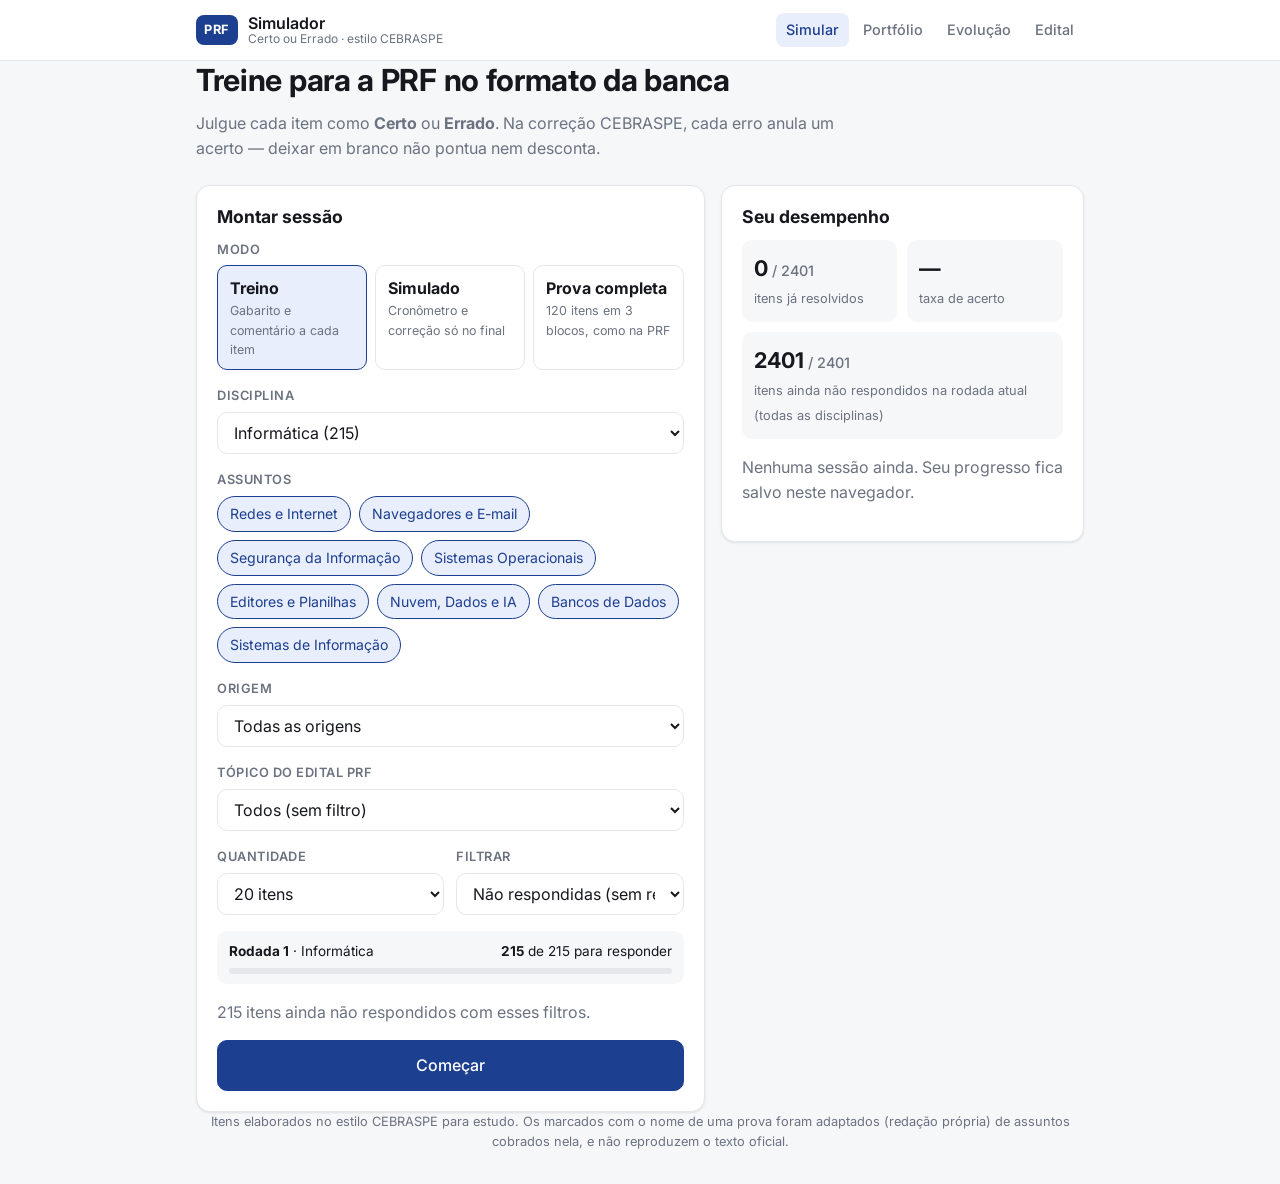
<file: index.html>
<!doctype html>
<html lang="pt-BR">
<head>
  <meta charset="utf-8">
  <meta name="viewport" content="width=device-width, initial-scale=1">
  <title>Simulador PRF · Certo ou Errado</title>
  <meta name="description" content="Simulador de questões Certo/Errado no estilo CEBRASPE para o concurso da PRF.">
  <link rel="preconnect" href="https://fonts.googleapis.com">
  <link rel="preconnect" href="https://fonts.gstatic.com" crossorigin>
  <link href="https://fonts.googleapis.com/css2?family=Inter:wght@400;500;600;700&display=swap" rel="stylesheet">
  <link rel="stylesheet" href="css/style.css?v=10">
</head>
<body>
  <header class="topbar">
    <div class="wrap topbar-inner">
      <a class="brand" href="#" id="brand">
        <span class="brand-mark">PRF</span>
        <span class="brand-text">Simulador <small>Certo ou Errado · estilo CEBRASPE</small></span>
      </a>
      <nav class="topnav"><a href="#" data-view="home" class="ativo">Simular</a><a href="#" data-view="portfolio">Portfólio</a><a href="#" data-view="evolucao">Evolução</a><a href="relacao.html">Edital</a></nav>
    </div>
  </header>

  <main class="wrap">
    <!-- INÍCIO -->
    <section id="view-home" class="view">
      <div class="hero">
        <h1>Treine para a PRF no formato da banca</h1>
        <p>Julgue cada item como <b>Certo</b> ou <b>Errado</b>. Na correção CEBRASPE, cada erro anula um acerto — deixar em branco não pontua nem desconta.</p>
      </div>

      <div class="grid-2">
        <form id="setup" class="card">
          <h2>Montar sessão</h2>

          <div class="field">
            <span>Modo</span>
            <div class="seg seg-3">
              <label><input type="radio" name="modo" value="treino" checked><span><b>Treino</b><small>Gabarito e comentário a cada item</small></span></label>
              <label><input type="radio" name="modo" value="simulado"><span><b>Simulado</b><small>Cronômetro e correção só no final</small></span></label>
              <label><input type="radio" name="modo" value="prova"><span><b>Prova completa</b><small>120 itens em 3 blocos, como na PRF</small></span></label>
            </div>
          </div>

          <div id="prova-opts" hidden>
            <label class="field">
              <span>Qual prova</span>
              <select id="prova-qual"></select>
            </label>
            <label class="field">
              <span>Língua estrangeira</span>
              <select id="lingua">
                <option value="Língua Inglesa">Inglês</option>
                <option value="Língua Espanhola">Espanhol</option>
              </select>
            </label>
            <div id="prova-resumo" class="prova-resumo"></div>
          </div>

          <div id="filtros">
          <label class="field">
            <span>Disciplina</span>
            <select id="disciplina"></select>
          </label>

          <div class="field">
            <span>Assuntos</span>
            <div id="temas" class="chips"></div>
          </div>

          <label class="field">
            <span>Origem</span>
            <select id="fonte"></select>
          </label>

          <label class="field" id="topico-field">
            <span>Tópico do edital PRF</span>
            <select id="topico"></select>
          </label>

          <div class="row">
            <label class="field">
              <span>Quantidade</span>
              <select id="quantidade">
                <option value="10">10 itens</option>
                <option value="20" selected>20 itens</option>
                <option value="30">30 itens</option>
                <option value="0">Todos</option>
              </select>
            </label>
            <label class="field">
              <span>Filtrar</span>
              <select id="filtro">
                <option value="pendentes" selected>Não respondidas (sem repetir)</option>
                <option value="todas">Todas (pode repetir)</option>
                <option value="erradas">Que errei</option>
              </select>
            </label>
          </div>
          </div>

          <div id="rodada" class="rodada"></div>
          <p id="setup-info" class="muted"></p>
          <button type="button" class="link-btn" id="liberar" hidden>Liberar de novo os itens deste filtro</button>
          <button type="submit" class="btn btn-primary btn-block">Começar</button>
        </form>

        <aside class="card">
          <h2>Seu desempenho</h2>
          <div id="stats"></div>
        </aside>
      </div>
    </section>

    <!-- QUESTÃO -->
    <section id="view-quiz" class="view" hidden>
      <div class="quiz-head">
        <button class="btn btn-ghost" id="sair" type="button">← Sair</button>
        <div class="quiz-meta">
          <span id="contador"></span>
          <span id="timer" class="timer" hidden></span>
        </div>
      </div>
      <div class="progress"><div id="progress-bar"></div></div>

      <article class="card question">
        <div class="q-tags"><span><span id="q-tema" class="tag"></span> <span id="q-fonte" class="tag tag-fonte"></span></span><span id="q-id" class="muted"></span></div>
        <p id="q-texto" class="q-text"></p>

        <div class="answers">
          <button class="btn-answer certo" data-resp="C" type="button"><kbd>C</kbd> Certo</button>
          <button class="btn-answer errado" data-resp="E" type="button"><kbd>E</kbd> Errado</button>
        </div>

        <div id="feedback" class="feedback" hidden></div>
      </article>

      <div class="quiz-nav">
        <button class="btn" id="anterior" type="button">Anterior</button>
        <button class="btn btn-ghost" id="branco" type="button" hidden>Deixar em branco</button>
        <button class="btn btn-primary" id="proxima" type="button">Próxima</button>
      </div>

      <div id="mapa-wrap" class="card mapa-wrap" hidden>
        <div class="mapa-head">
          <h3>Folha de respostas</h3>
          <button class="btn btn-primary" id="finalizar" type="button">Finalizar simulado</button>
        </div>
        <div id="mapa" class="mapa"></div>
      </div>
    </section>

    <!-- RESULTADO -->
    <section id="view-result" class="view" hidden>
      <div class="card result">
        <h2>Resultado</h2>
        <div class="score">
          <div class="score-main"><span id="r-liquida"></span><small>nota líquida</small></div>
          <div class="score-items">
            <div><b id="r-certas"></b><small>acertos</small></div>
            <div><b id="r-erradas"></b><small>erros</small></div>
            <div><b id="r-brancos"></b><small>em branco</small></div>
            <div><b id="r-tempo"></b><small>tempo</small></div>
          </div>
        </div>
        <p id="r-msg" class="muted"></p>
        <p id="r-port" class="aviso-port" hidden></p>
        <div id="r-blocos" hidden></div>
        <div id="r-temas" class="temas-bars"></div>
        <div class="result-actions">
          <button class="btn" id="refazer-erradas" type="button">Refazer erradas</button>
          <button class="btn btn-primary" id="nova" type="button">Nova sessão</button>
        </div>
      </div>

      <h3 class="section-title">Revisão dos itens</h3>
      <div id="revisao" class="revisao"></div>
    </section>

    <!-- PORTFÓLIO -->
    <section id="view-portfolio" class="view" hidden>
      <div class="hero">
        <h1>Portfólio de erros</h1>
        <p>Toda questão que você erra ou deixa em branco em um simulado ou prova completa vem para cá, agrupada por tópico do edital e com material de estudo: resumo, pontos-chave, macetes, dicas e pegadinhas. Quando você acertar a questão depois (no treino ou em outra prova), ela passa a contar como recuperada.</p>
      </div>
      <div id="port-stats" class="stat-grid stat-grid-4"></div>
      <div class="card port-ctrl">
        <label class="field"><span>Disciplina</span><select id="port-disc"></select></label>
        <label class="field"><span>Mostrar</span>
          <select id="port-status">
            <option value="pendentes">Pendentes</option>
            <option value="recuperadas">Recuperadas</option>
            <option value="todas">Todas</option>
          </select>
        </label>
        <button type="button" class="btn btn-primary" id="port-treinar">Treinar pendentes</button>
      </div>
      <div id="port-lista"></div>
    </section>

    <!-- EVOLUÇÃO -->
    <section id="view-evolucao" class="view" hidden>
      <div class="hero">
        <h1>Painel de evolução</h1>
        <p>Acompanhe quanto dos seus erros você já recuperou e como o seu aproveitamento evolui de prova em prova.</p>
      </div>
      <div id="evo-stats" class="stat-grid stat-grid-4"></div>
      <div class="card evo-card"><h2>Aproveitamento por simulado ou prova</h2><p class="muted sub">Nota líquida (acertos − erros) ÷ número de itens, em ordem cronológica.</p><div id="evo-chart1"></div></div>
      <div class="card evo-card"><h2>Erros separados × recuperados</h2><p class="muted sub">Total acumulado por dia. Quanto mais a linha de recuperadas se aproxima da de separadas, melhor.</p><div id="evo-chart2"></div></div>
      <div class="card evo-card"><h2>Evolução por disciplina</h2><div id="evo-tabela"></div></div>
      <div class="card evo-card"><h2>Tópicos que mais precisam de revisão</h2><div id="evo-criticos"></div></div>
    </section>
  </main>

  <footer class="wrap footer">
    Itens elaborados no estilo CEBRASPE para estudo. Os marcados com o nome de uma prova foram adaptados (redação própria) de assuntos cobrados nela, e não reproduzem o texto oficial.
  </footer>

  <script src="data/informatica.js?v=4"></script>
  <script src="data/informatica-provas.js?v=4"></script>
  <script src="data/informatica-edital.js?v=1"></script>
  <script src="data/direitos-humanos.js?v=1"></script>
  <script src="data/direitos-humanos-provas.js?v=1"></script>
  <script src="data/direito-constitucional.js?v=1"></script>
  <script src="data/direito-constitucional-provas.js?v=1"></script>
  <script src="data/edital-lingua-portuguesa-a.js?v=1"></script>
  <script src="data/edital-lingua-portuguesa-b.js?v=1"></script>
  <script src="data/edital-raciocinio-logico.js?v=1"></script>
  <script src="data/edital-fisica.js?v=1"></script>
  <script src="data/edital-etica.js?v=1"></script>
  <script src="data/edital-geopolitica.js?v=1"></script>
  <script src="data/edital-ingles.js?v=1"></script>
  <script src="data/edital-espanhol.js?v=1"></script>
  <script src="data/edital-transito-a.js?v=1"></script>
  <script src="data/edital-transito-b.js?v=1"></script>
  <script src="data/edital-transito-c.js?v=1"></script>
  <script src="data/edital-direito-administrativo-a.js?v=1"></script>
  <script src="data/edital-direito-administrativo-b.js?v=1"></script>
  <script src="data/edital-direito-constitucional-a.js?v=1"></script>
  <script src="data/edital-direito-constitucional-b.js?v=1"></script>
  <script src="data/edital-direito-penal-a.js?v=1"></script>
  <script src="data/edital-direito-penal-b.js?v=1"></script>
  <script src="data/edital-processo-penal.js?v=1"></script>
  <script src="data/edital-legislacao-especial.js?v=1"></script>
  <script src="data/edital-direitos-humanos.js?v=1"></script>
  <script src="data/simulados.js?v=1"></script>
  <script src="data/estudo-linguas.js?v=1"></script>
  <script src="data/estudo-exatas.js?v=1"></script>
  <script src="data/estudo-informatica-etica-geo.js?v=1"></script>
  <script src="data/estudo-transito-legislacao.js?v=1"></script>
  <script src="data/estudo-administrativo.js?v=1"></script>
  <script src="data/estudo-penal.js?v=1"></script>
  <script src="data/estudo-constitucional-dh.js?v=1"></script>
  <script src="js/app.js?v=9"></script>
</body>
</html>
</file>
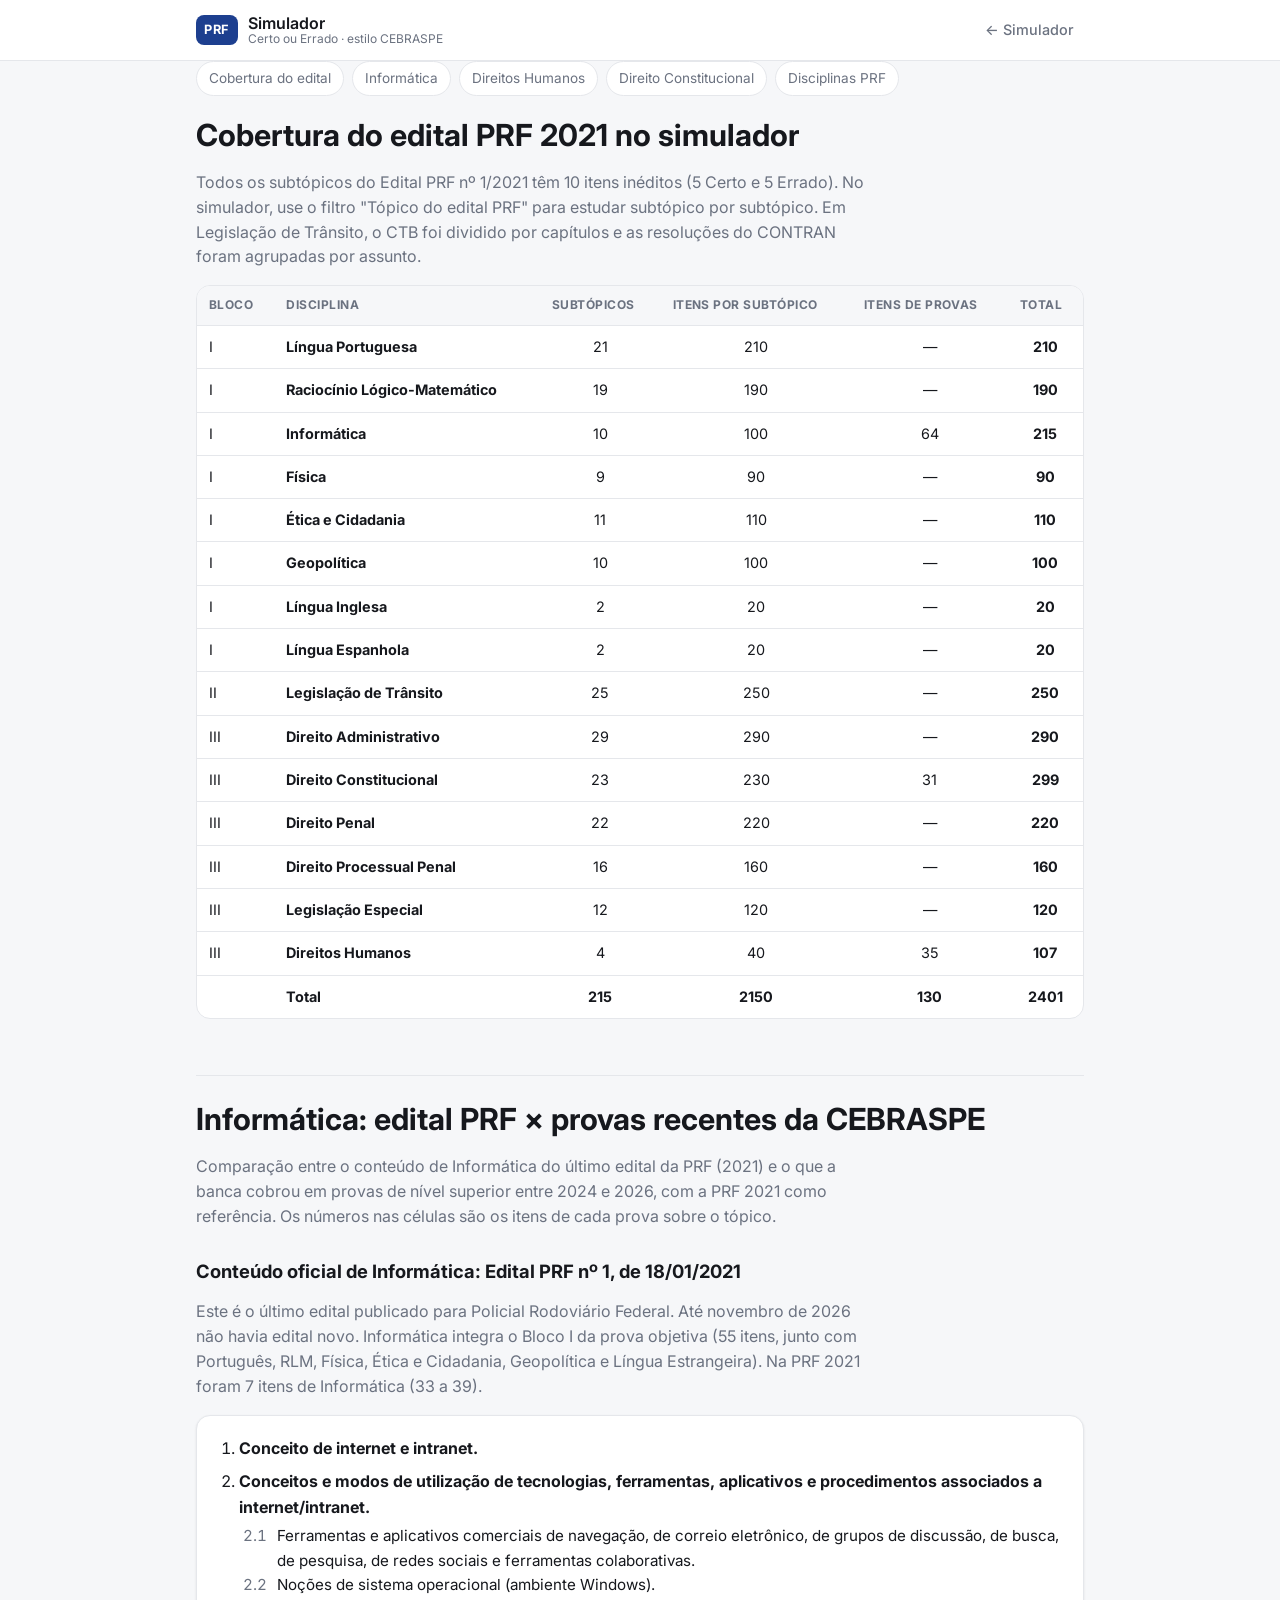
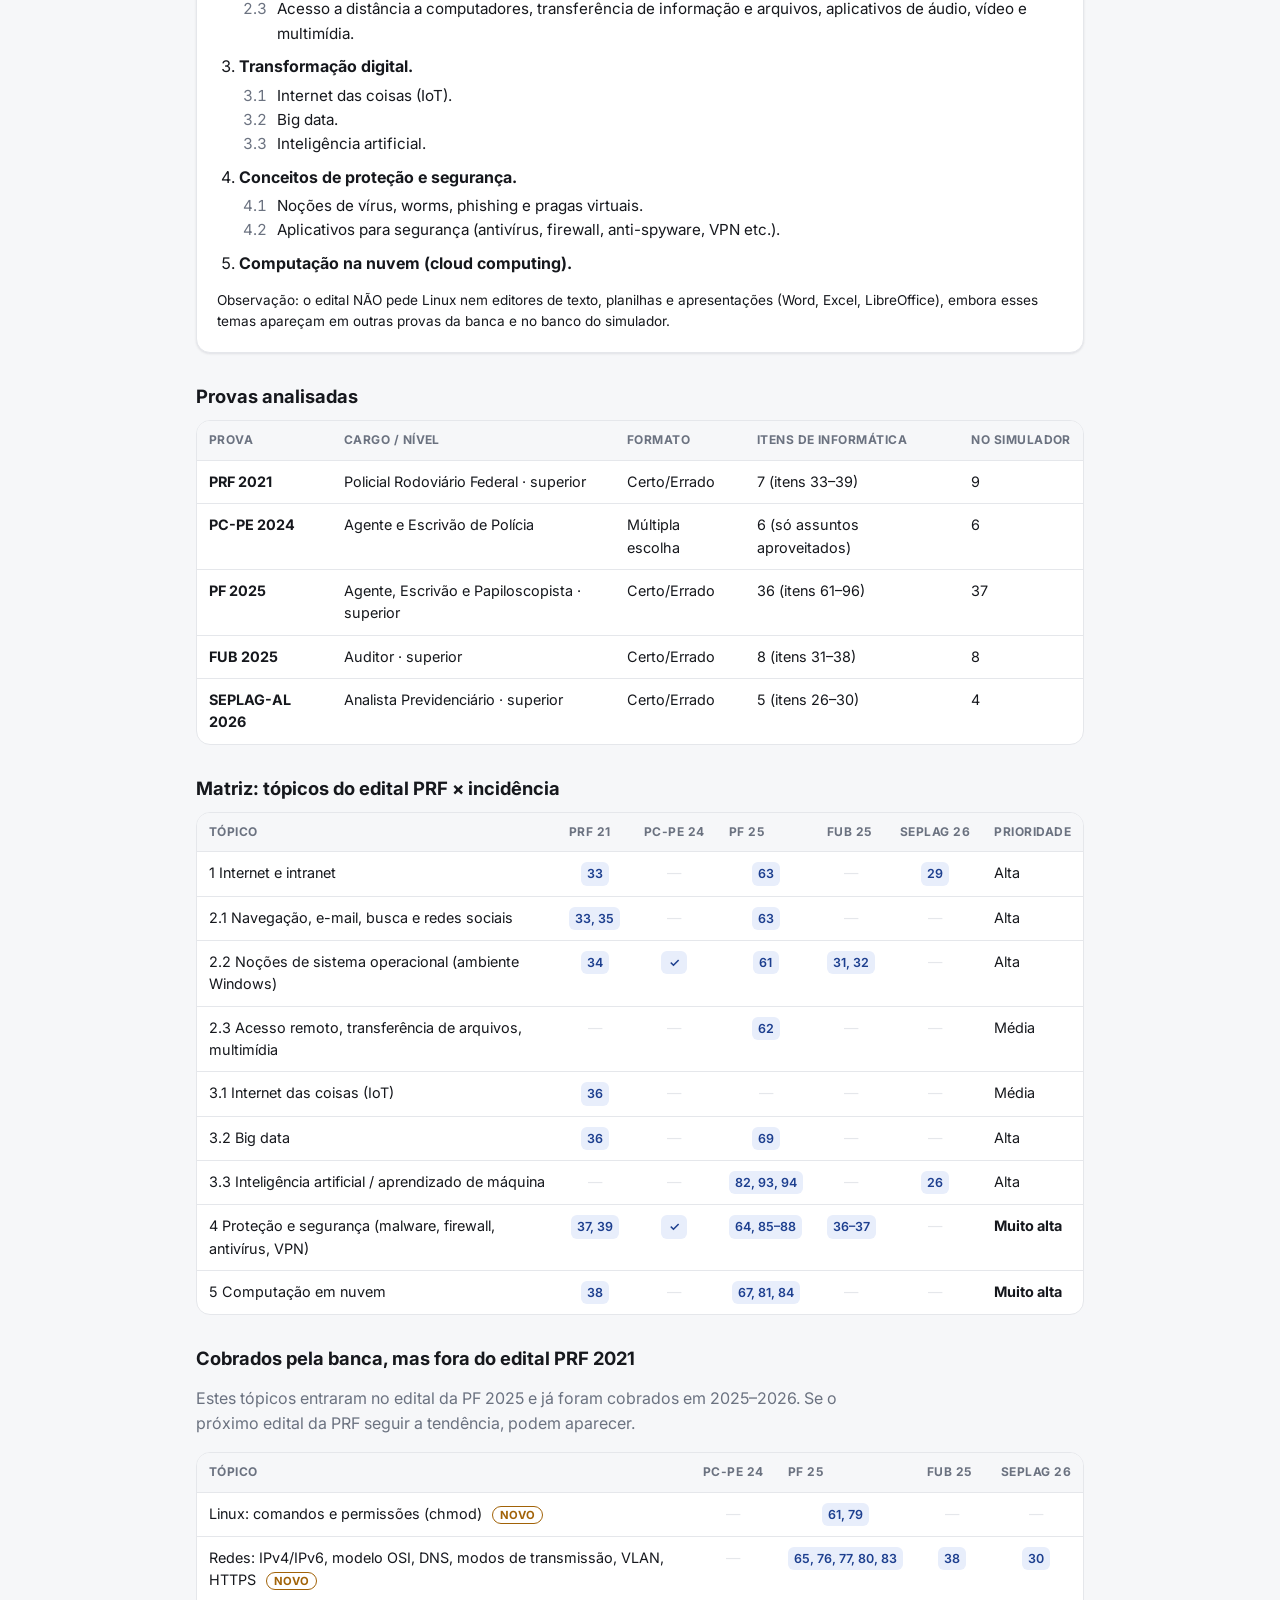
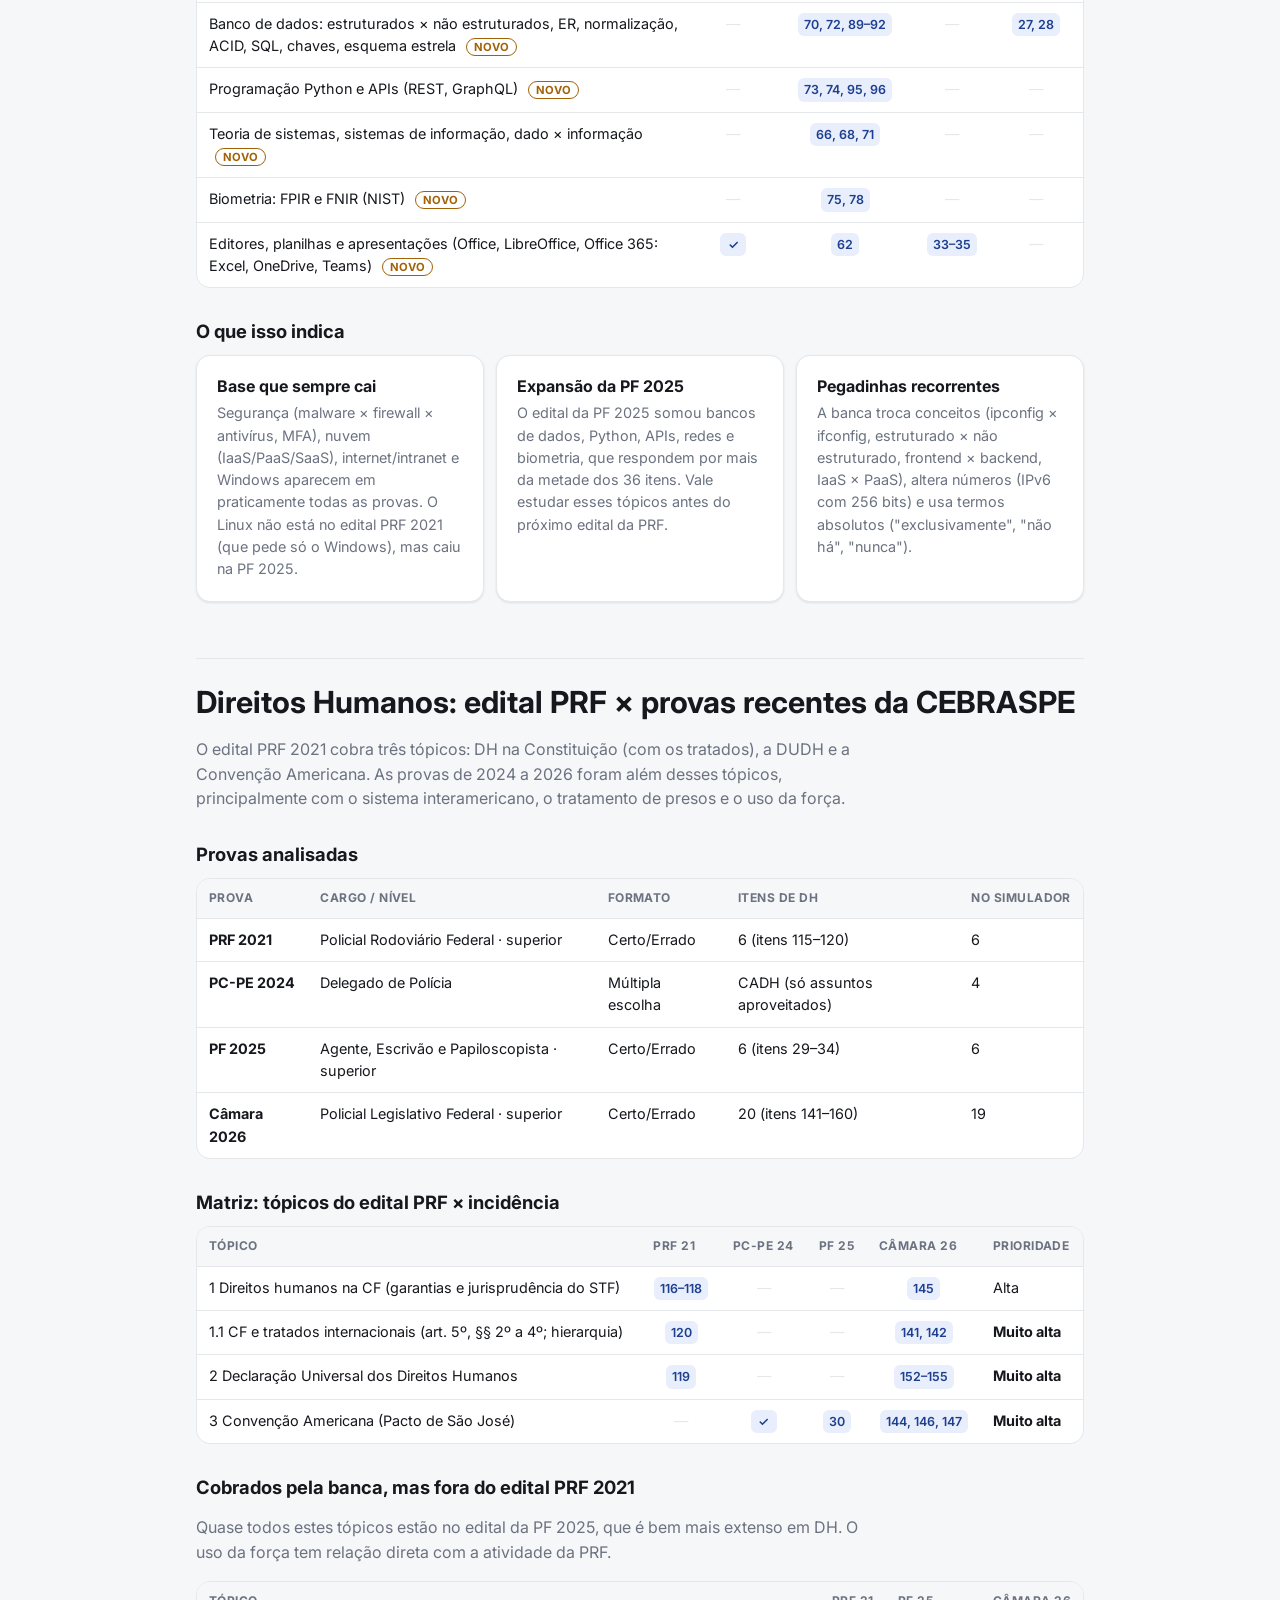
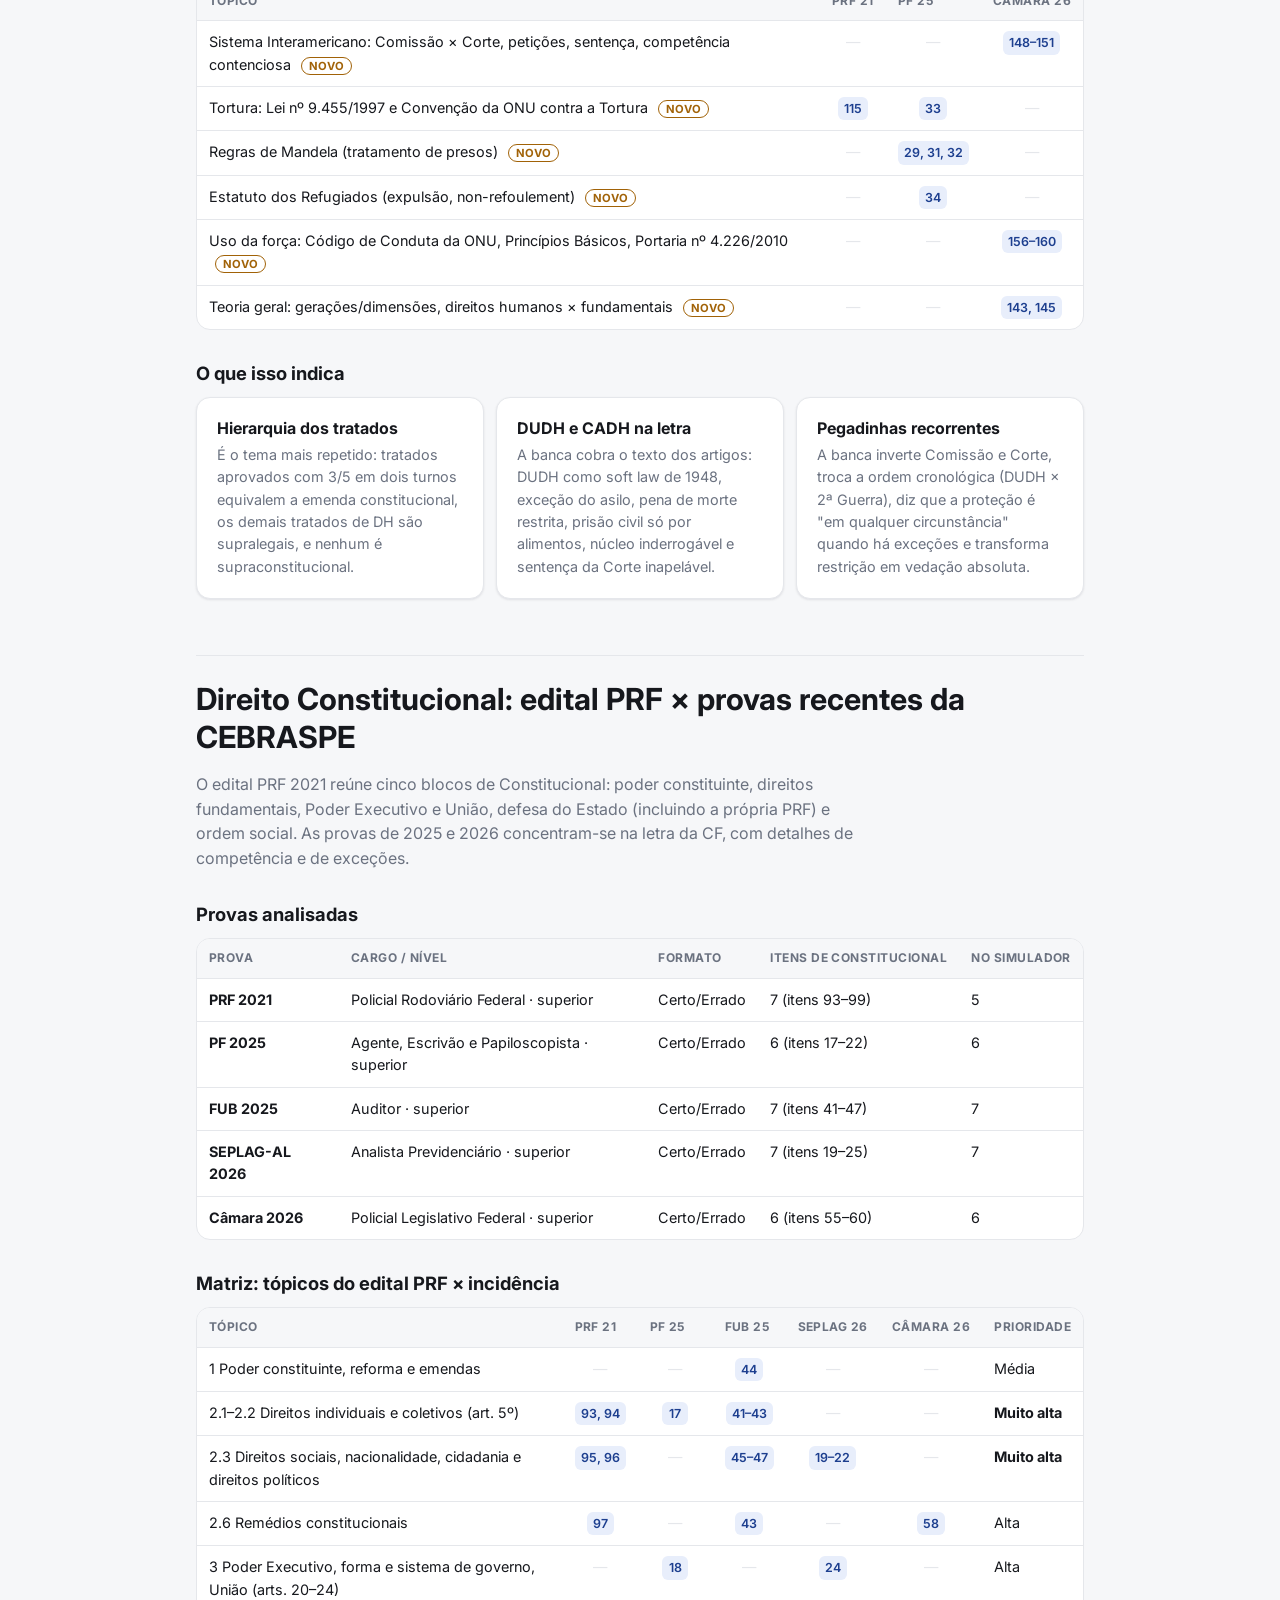
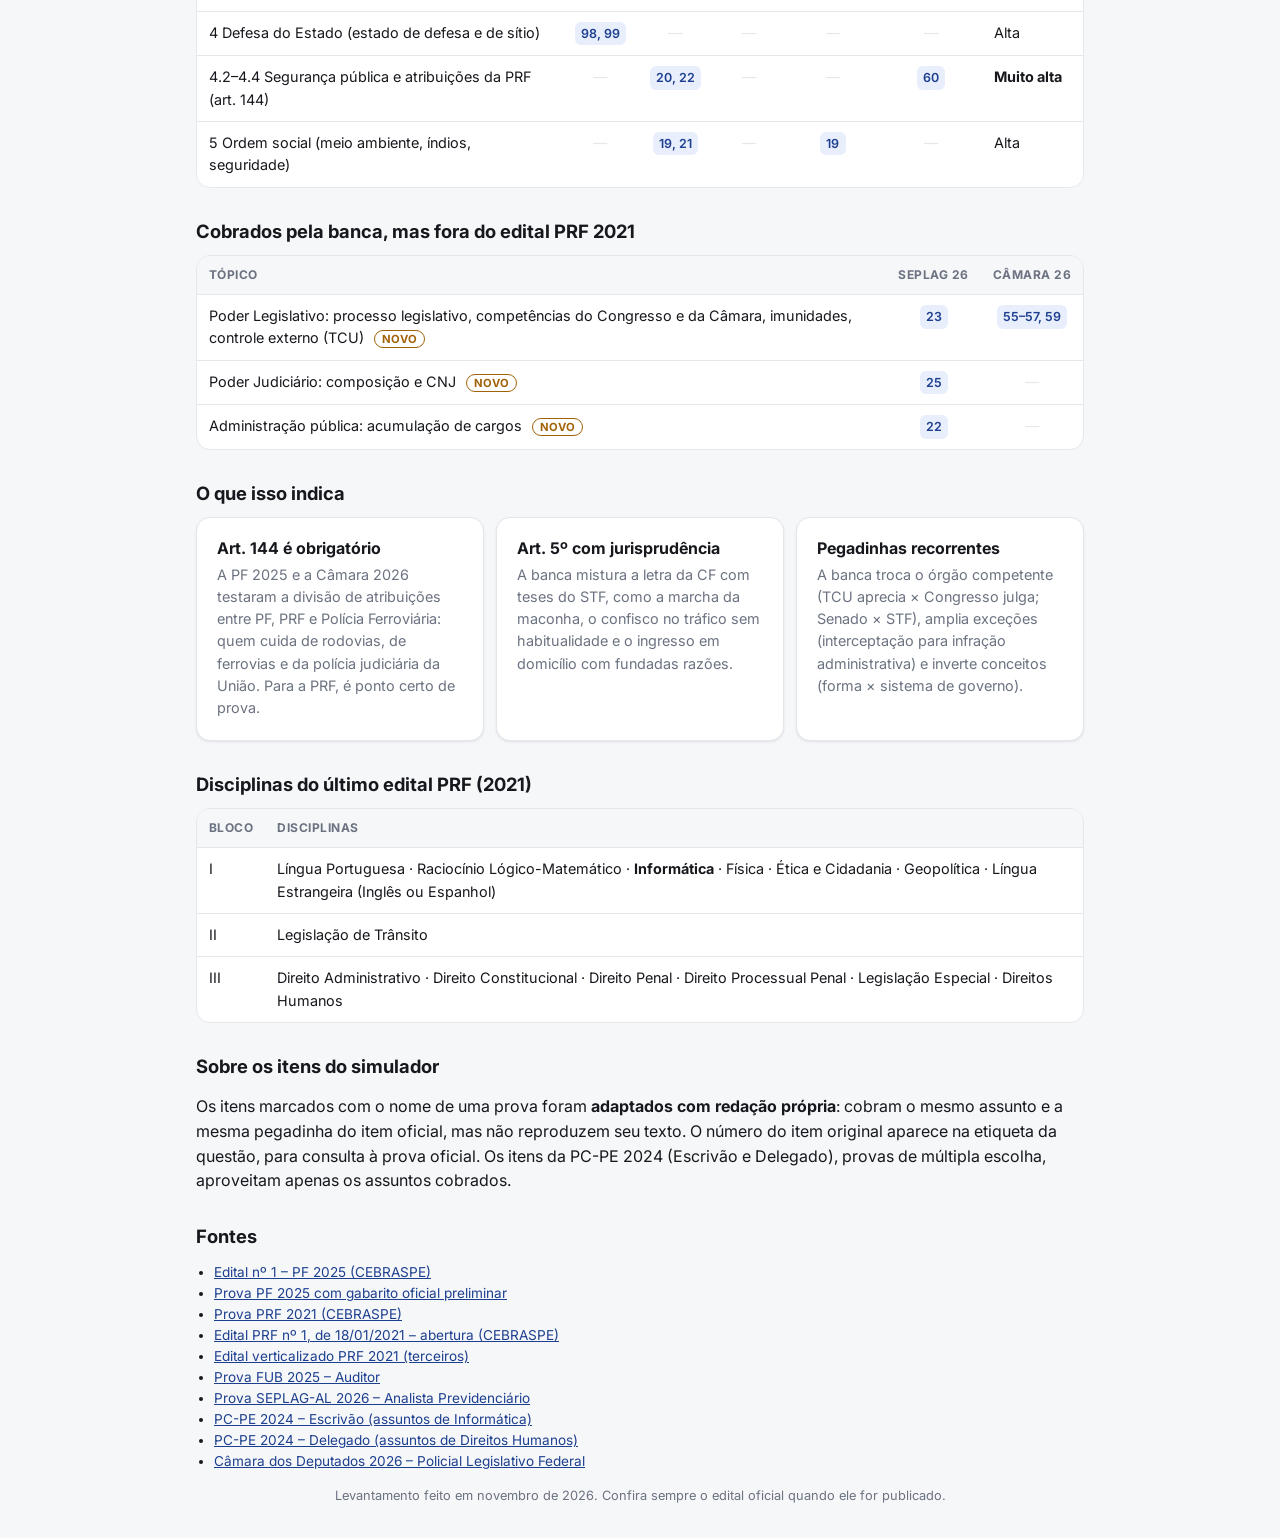
<file: relacao.html>
<!doctype html>
<html lang="pt-BR">
<head>
  <meta charset="utf-8">
  <meta name="viewport" content="width=device-width, initial-scale=1">
  <title>Relação de Matérias PRF</title>
  <meta name="description" content="Relação entre o edital de Informática, Direitos Humanos e Direito Constitucional da PRF e o que a CEBRASPE cobrou em provas de nível superior de 2021 a 2026.">
  <link rel="preconnect" href="https://fonts.googleapis.com">
  <link rel="preconnect" href="https://fonts.gstatic.com" crossorigin>
  <link href="https://fonts.googleapis.com/css2?family=Inter:wght@400;500;600;700&display=swap" rel="stylesheet">
  <link rel="stylesheet" href="css/style.css?v=5">
</head>
<body>
  <header class="topbar">
    <div class="wrap topbar-inner">
      <a class="brand" href="index.html">
        <span class="brand-mark">PRF</span>
        <span class="brand-text">Simulador <small>Certo ou Errado · estilo CEBRASPE</small></span>
      </a>
      <nav class="topnav"><a href="index.html">← Simulador</a></nav>
    </div>
  </header>

  <main class="wrap doc">
    <nav class="subnav"><a href="#cobertura">Cobertura do edital</a><a href="#informatica">Informática</a><a href="#direitos-humanos">Direitos Humanos</a><a href="#direito-constitucional">Direito Constitucional</a><a href="#disciplinas">Disciplinas PRF</a></nav>
    <h1 id="cobertura">Cobertura do edital PRF 2021 no simulador</h1>
    <p class="lead">Todos os subtópicos do Edital PRF nº 1/2021 têm 10 itens inéditos (5 Certo e 5 Errado). No simulador, use o filtro "Tópico do edital PRF" para estudar subtópico por subtópico. Em Legislação de Trânsito, o CTB foi dividido por capítulos e as resoluções do CONTRAN foram agrupadas por assunto.</p>
    <div class="table-wrap">
      <table>
        <thead><tr><th>Bloco</th><th>Disciplina</th><th>Subtópicos</th><th>Itens por subtópico</th><th>Itens de provas</th><th>Total</th></tr></thead>
        <tbody>
          <tr><td>I</td><td><b>Língua Portuguesa</b></td><td class="c">21</td><td class="c">210</td><td class="c">—</td><td class="c"><b>210</b></td></tr>
          <tr><td>I</td><td><b>Raciocínio Lógico-Matemático</b></td><td class="c">19</td><td class="c">190</td><td class="c">—</td><td class="c"><b>190</b></td></tr>
          <tr><td>I</td><td><b>Informática</b></td><td class="c">10</td><td class="c">100</td><td class="c">64</td><td class="c"><b>215</b></td></tr>
          <tr><td>I</td><td><b>Física</b></td><td class="c">9</td><td class="c">90</td><td class="c">—</td><td class="c"><b>90</b></td></tr>
          <tr><td>I</td><td><b>Ética e Cidadania</b></td><td class="c">11</td><td class="c">110</td><td class="c">—</td><td class="c"><b>110</b></td></tr>
          <tr><td>I</td><td><b>Geopolítica</b></td><td class="c">10</td><td class="c">100</td><td class="c">—</td><td class="c"><b>100</b></td></tr>
          <tr><td>I</td><td><b>Língua Inglesa</b></td><td class="c">2</td><td class="c">20</td><td class="c">—</td><td class="c"><b>20</b></td></tr>
          <tr><td>I</td><td><b>Língua Espanhola</b></td><td class="c">2</td><td class="c">20</td><td class="c">—</td><td class="c"><b>20</b></td></tr>
          <tr><td>II</td><td><b>Legislação de Trânsito</b></td><td class="c">25</td><td class="c">250</td><td class="c">—</td><td class="c"><b>250</b></td></tr>
          <tr><td>III</td><td><b>Direito Administrativo</b></td><td class="c">29</td><td class="c">290</td><td class="c">—</td><td class="c"><b>290</b></td></tr>
          <tr><td>III</td><td><b>Direito Constitucional</b></td><td class="c">23</td><td class="c">230</td><td class="c">31</td><td class="c"><b>299</b></td></tr>
          <tr><td>III</td><td><b>Direito Penal</b></td><td class="c">22</td><td class="c">220</td><td class="c">—</td><td class="c"><b>220</b></td></tr>
          <tr><td>III</td><td><b>Direito Processual Penal</b></td><td class="c">16</td><td class="c">160</td><td class="c">—</td><td class="c"><b>160</b></td></tr>
          <tr><td>III</td><td><b>Legislação Especial</b></td><td class="c">12</td><td class="c">120</td><td class="c">—</td><td class="c"><b>120</b></td></tr>
          <tr><td>III</td><td><b>Direitos Humanos</b></td><td class="c">4</td><td class="c">40</td><td class="c">35</td><td class="c"><b>107</b></td></tr>
          <tr><td></td><td><b>Total</b></td><td class="c"><b>215</b></td><td class="c"><b>2150</b></td><td class="c"><b>130</b></td><td class="c"><b>2401</b></td></tr>
        </tbody>
      </table>
    </div>

    <h1 id="informatica" class="sec-title">Informática: edital PRF × provas recentes da CEBRASPE</h1>
    <p class="lead">Comparação entre o conteúdo de Informática do último edital da PRF (2021) e o que a banca cobrou em provas de nível superior entre 2024 e 2026, com a PRF 2021 como referência. Os números nas células são os itens de cada prova sobre o tópico.</p>

    <h2>Conteúdo oficial de Informática: Edital PRF nº 1, de 18/01/2021</h2>
    <p class="lead">Este é o último edital publicado para Policial Rodoviário Federal. Até novembro de 2026 não havia edital novo. Informática integra o Bloco I da prova objetiva (55 itens, junto com Português, RLM, Física, Ética e Cidadania, Geopolítica e Língua Estrangeira). Na PRF 2021 foram 7 itens de Informática (33 a 39).</p>
    <div class="card">
      <ol class="edital">
        <li><b>Conceito de internet e intranet.</b></li>
        <li><b>Conceitos e modos de utilização de tecnologias, ferramentas, aplicativos e procedimentos associados a internet/intranet.</b>
          <ol>
            <li>Ferramentas e aplicativos comerciais de navegação, de correio eletrônico, de grupos de discussão, de busca, de pesquisa, de redes sociais e ferramentas colaborativas.</li>
            <li>Noções de sistema operacional (ambiente Windows).</li>
            <li>Acesso a distância a computadores, transferência de informação e arquivos, aplicativos de áudio, vídeo e multimídia.</li>
          </ol>
        </li>
        <li><b>Transformação digital.</b>
          <ol>
            <li>Internet das coisas (IoT).</li>
            <li>Big data.</li>
            <li>Inteligência artificial.</li>
          </ol>
        </li>
        <li><b>Conceitos de proteção e segurança.</b>
          <ol>
            <li>Noções de vírus, worms, phishing e pragas virtuais.</li>
            <li>Aplicativos para segurança (antivírus, firewall, anti-spyware, VPN etc.).</li>
          </ol>
        </li>
        <li><b>Computação na nuvem (cloud computing).</b></li>
      </ol>
      <p class="muted nota">Observação: o edital NÃO pede Linux nem editores de texto, planilhas e apresentações (Word, Excel, LibreOffice), embora esses temas apareçam em outras provas da banca e no banco do simulador.</p>
    </div>

    <h2>Provas analisadas</h2>
    <div class="table-wrap">
      <table>
        <thead><tr><th>Prova</th><th>Cargo / nível</th><th>Formato</th><th>Itens de Informática</th><th>No simulador</th></tr></thead>
        <tbody>
          <tr><td><b>PRF 2021</b></td><td>Policial Rodoviário Federal · superior</td><td>Certo/Errado</td><td>7 (itens 33–39)</td><td>9</td></tr>
          <tr><td><b>PC-PE 2024</b></td><td>Agente e Escrivão de Polícia</td><td>Múltipla escolha</td><td>6 (só assuntos aproveitados)</td><td>6</td></tr>
          <tr><td><b>PF 2025</b></td><td>Agente, Escrivão e Papiloscopista · superior</td><td>Certo/Errado</td><td>36 (itens 61–96)</td><td>37</td></tr>
          <tr><td><b>FUB 2025</b></td><td>Auditor · superior</td><td>Certo/Errado</td><td>8 (itens 31–38)</td><td>8</td></tr>
          <tr><td><b>SEPLAG-AL 2026</b></td><td>Analista Previdenciário · superior</td><td>Certo/Errado</td><td>5 (itens 26–30)</td><td>4</td></tr>
        </tbody>
      </table>
    </div>

    <h2>Matriz: tópicos do edital PRF × incidência</h2>
    <div class="table-wrap">
      <table>
        <thead><tr><th>Tópico</th><th>PRF 21</th><th>PC-PE 24</th><th>PF 25</th><th>FUB 25</th><th>SEPLAG 26</th><th>Prioridade</th></tr></thead>
        <tbody>
          <tr><td>1 Internet e intranet</td><td class="c"><span class="hit">33</span></td><td class="c miss">—</td><td class="c"><span class="hit">63</span></td><td class="c miss">—</td><td class="c"><span class="hit">29</span></td><td>Alta</td></tr>
          <tr><td>2.1 Navegação, e-mail, busca e redes sociais</td><td class="c"><span class="hit">33, 35</span></td><td class="c miss">—</td><td class="c"><span class="hit">63</span></td><td class="c miss">—</td><td class="c miss">—</td><td>Alta</td></tr>
          <tr><td>2.2 Noções de sistema operacional (ambiente Windows)</td><td class="c"><span class="hit">34</span></td><td class="c"><span class="hit">✓</span></td><td class="c"><span class="hit">61</span></td><td class="c"><span class="hit">31, 32</span></td><td class="c miss">—</td><td>Alta</td></tr>
          <tr><td>2.3 Acesso remoto, transferência de arquivos, multimídia</td><td class="c miss">—</td><td class="c miss">—</td><td class="c"><span class="hit">62</span></td><td class="c miss">—</td><td class="c miss">—</td><td>Média</td></tr>
          <tr><td>3.1 Internet das coisas (IoT)</td><td class="c"><span class="hit">36</span></td><td class="c miss">—</td><td class="c miss">—</td><td class="c miss">—</td><td class="c miss">—</td><td>Média</td></tr>
          <tr><td>3.2 Big data</td><td class="c"><span class="hit">36</span></td><td class="c miss">—</td><td class="c"><span class="hit">69</span></td><td class="c miss">—</td><td class="c miss">—</td><td>Alta</td></tr>
          <tr><td>3.3 Inteligência artificial / aprendizado de máquina</td><td class="c miss">—</td><td class="c miss">—</td><td class="c"><span class="hit">82, 93, 94</span></td><td class="c miss">—</td><td class="c"><span class="hit">26</span></td><td>Alta</td></tr>
          <tr><td>4 Proteção e segurança (malware, firewall, antivírus, VPN)</td><td class="c"><span class="hit">37, 39</span></td><td class="c"><span class="hit">✓</span></td><td class="c"><span class="hit">64, 85–88</span></td><td class="c"><span class="hit">36–37</span></td><td class="c miss">—</td><td><b>Muito alta</b></td></tr>
          <tr><td>5 Computação em nuvem</td><td class="c"><span class="hit">38</span></td><td class="c miss">—</td><td class="c"><span class="hit">67, 81, 84</span></td><td class="c miss">—</td><td class="c miss">—</td><td><b>Muito alta</b></td></tr>
        </tbody>
      </table>
    </div>

    <h2>Cobrados pela banca, mas fora do edital PRF 2021</h2>
    <p class="lead">Estes tópicos entraram no edital da PF 2025 e já foram cobrados em 2025–2026. Se o próximo edital da PRF seguir a tendência, podem aparecer.</p>
    <div class="table-wrap">
      <table>
        <thead><tr><th>Tópico</th><th>PC-PE 24</th><th>PF 25</th><th>FUB 25</th><th>SEPLAG 26</th></tr></thead>
        <tbody>
          <tr><td>Linux: comandos e permissões (chmod) <span class="badge-novo">NOVO</span></td><td class="c miss">—</td><td class="c"><span class="hit">61, 79</span></td><td class="c miss">—</td><td class="c miss">—</td></tr>
          <tr><td>Redes: IPv4/IPv6, modelo OSI, DNS, modos de transmissão, VLAN, HTTPS <span class="badge-novo">NOVO</span></td><td class="c miss">—</td><td class="c"><span class="hit">65, 76, 77, 80, 83</span></td><td class="c"><span class="hit">38</span></td><td class="c"><span class="hit">30</span></td></tr>
          <tr><td>Banco de dados: estruturados × não estruturados, ER, normalização, ACID, SQL, chaves, esquema estrela <span class="badge-novo">NOVO</span></td><td class="c miss">—</td><td class="c"><span class="hit">70, 72, 89–92</span></td><td class="c miss">—</td><td class="c"><span class="hit">27, 28</span></td></tr>
          <tr><td>Programação Python e APIs (REST, GraphQL) <span class="badge-novo">NOVO</span></td><td class="c miss">—</td><td class="c"><span class="hit">73, 74, 95, 96</span></td><td class="c miss">—</td><td class="c miss">—</td></tr>
          <tr><td>Teoria de sistemas, sistemas de informação, dado × informação <span class="badge-novo">NOVO</span></td><td class="c miss">—</td><td class="c"><span class="hit">66, 68, 71</span></td><td class="c miss">—</td><td class="c miss">—</td></tr>
          <tr><td>Biometria: FPIR e FNIR (NIST) <span class="badge-novo">NOVO</span></td><td class="c miss">—</td><td class="c"><span class="hit">75, 78</span></td><td class="c miss">—</td><td class="c miss">—</td></tr>
          <tr><td>Editores, planilhas e apresentações (Office, LibreOffice, Office 365: Excel, OneDrive, Teams) <span class="badge-novo">NOVO</span></td><td class="c"><span class="hit">✓</span></td><td class="c"><span class="hit">62</span></td><td class="c"><span class="hit">33–35</span></td><td class="c miss">—</td></tr>
        </tbody>
      </table>
    </div>

    <h2>O que isso indica</h2>
    <div class="cards-3">
      <div class="card"><h3>Base que sempre cai</h3><p>Segurança (malware × firewall × antivírus, MFA), nuvem (IaaS/PaaS/SaaS), internet/intranet e Windows aparecem em praticamente todas as provas. O Linux não está no edital PRF 2021 (que pede só o Windows), mas caiu na PF 2025.</p></div>
      <div class="card"><h3>Expansão da PF 2025</h3><p>O edital da PF 2025 somou bancos de dados, Python, APIs, redes e biometria, que respondem por mais da metade dos 36 itens. Vale estudar esses tópicos antes do próximo edital da PRF.</p></div>
      <div class="card"><h3>Pegadinhas recorrentes</h3><p>A banca troca conceitos (ipconfig × ifconfig, estruturado × não estruturado, frontend × backend, IaaS × PaaS), altera números (IPv6 com 256 bits) e usa termos absolutos ("exclusivamente", "não há", "nunca").</p></div>
    </div>


    <h1 id="direitos-humanos" class="sec-title">Direitos Humanos: edital PRF × provas recentes da CEBRASPE</h1>
    <p class="lead">O edital PRF 2021 cobra três tópicos: DH na Constituição (com os tratados), a DUDH e a Convenção Americana. As provas de 2024 a 2026 foram além desses tópicos, principalmente com o sistema interamericano, o tratamento de presos e o uso da força.</p>

    <h2>Provas analisadas</h2>
    <div class="table-wrap">
      <table>
        <thead><tr><th>Prova</th><th>Cargo / nível</th><th>Formato</th><th>Itens de DH</th><th>No simulador</th></tr></thead>
        <tbody>
          <tr><td><b>PRF 2021</b></td><td>Policial Rodoviário Federal · superior</td><td>Certo/Errado</td><td>6 (itens 115–120)</td><td>6</td></tr>
          <tr><td><b>PC-PE 2024</b></td><td>Delegado de Polícia</td><td>Múltipla escolha</td><td>CADH (só assuntos aproveitados)</td><td>4</td></tr>
          <tr><td><b>PF 2025</b></td><td>Agente, Escrivão e Papiloscopista · superior</td><td>Certo/Errado</td><td>6 (itens 29–34)</td><td>6</td></tr>
          <tr><td><b>Câmara 2026</b></td><td>Policial Legislativo Federal · superior</td><td>Certo/Errado</td><td>20 (itens 141–160)</td><td>19</td></tr>
        </tbody>
      </table>
    </div>

    <h2>Matriz: tópicos do edital PRF × incidência</h2>
    <div class="table-wrap">
      <table>
        <thead><tr><th>Tópico</th><th>PRF 21</th><th>PC-PE 24</th><th>PF 25</th><th>Câmara 26</th><th>Prioridade</th></tr></thead>
        <tbody>
          <tr><td>1 Direitos humanos na CF (garantias e jurisprudência do STF)</td><td class="c"><span class="hit">116–118</span></td><td class="c miss">—</td><td class="c miss">—</td><td class="c"><span class="hit">145</span></td><td>Alta</td></tr>
          <tr><td>1.1 CF e tratados internacionais (art. 5º, §§ 2º a 4º; hierarquia)</td><td class="c"><span class="hit">120</span></td><td class="c miss">—</td><td class="c miss">—</td><td class="c"><span class="hit">141, 142</span></td><td><b>Muito alta</b></td></tr>
          <tr><td>2 Declaração Universal dos Direitos Humanos</td><td class="c"><span class="hit">119</span></td><td class="c miss">—</td><td class="c miss">—</td><td class="c"><span class="hit">152–155</span></td><td><b>Muito alta</b></td></tr>
          <tr><td>3 Convenção Americana (Pacto de São José)</td><td class="c miss">—</td><td class="c"><span class="hit">✓</span></td><td class="c"><span class="hit">30</span></td><td class="c"><span class="hit">144, 146, 147</span></td><td><b>Muito alta</b></td></tr>
        </tbody>
      </table>
    </div>

    <h2>Cobrados pela banca, mas fora do edital PRF 2021</h2>
    <p class="lead">Quase todos estes tópicos estão no edital da PF 2025, que é bem mais extenso em DH. O uso da força tem relação direta com a atividade da PRF.</p>
    <div class="table-wrap">
      <table>
        <thead><tr><th>Tópico</th><th>PRF 21</th><th>PF 25</th><th>Câmara 26</th></tr></thead>
        <tbody>
          <tr><td>Sistema Interamericano: Comissão × Corte, petições, sentença, competência contenciosa <span class="badge-novo">NOVO</span></td><td class="c miss">—</td><td class="c miss">—</td><td class="c"><span class="hit">148–151</span></td></tr>
          <tr><td>Tortura: Lei nº 9.455/1997 e Convenção da ONU contra a Tortura <span class="badge-novo">NOVO</span></td><td class="c"><span class="hit">115</span></td><td class="c"><span class="hit">33</span></td><td class="c miss">—</td></tr>
          <tr><td>Regras de Mandela (tratamento de presos) <span class="badge-novo">NOVO</span></td><td class="c miss">—</td><td class="c"><span class="hit">29, 31, 32</span></td><td class="c miss">—</td></tr>
          <tr><td>Estatuto dos Refugiados (expulsão, non-refoulement) <span class="badge-novo">NOVO</span></td><td class="c miss">—</td><td class="c"><span class="hit">34</span></td><td class="c miss">—</td></tr>
          <tr><td>Uso da força: Código de Conduta da ONU, Princípios Básicos, Portaria nº 4.226/2010 <span class="badge-novo">NOVO</span></td><td class="c miss">—</td><td class="c miss">—</td><td class="c"><span class="hit">156–160</span></td></tr>
          <tr><td>Teoria geral: gerações/dimensões, direitos humanos × fundamentais <span class="badge-novo">NOVO</span></td><td class="c miss">—</td><td class="c miss">—</td><td class="c"><span class="hit">143, 145</span></td></tr>
        </tbody>
      </table>
    </div>

    <h2>O que isso indica</h2>
    <div class="cards-3">
      <div class="card"><h3>Hierarquia dos tratados</h3><p>É o tema mais repetido: tratados aprovados com 3/5 em dois turnos equivalem a emenda constitucional, os demais tratados de DH são supralegais, e nenhum é supraconstitucional.</p></div>
      <div class="card"><h3>DUDH e CADH na letra</h3><p>A banca cobra o texto dos artigos: DUDH como soft law de 1948, exceção do asilo, pena de morte restrita, prisão civil só por alimentos, núcleo inderrogável e sentença da Corte inapelável.</p></div>
      <div class="card"><h3>Pegadinhas recorrentes</h3><p>A banca inverte Comissão e Corte, troca a ordem cronológica (DUDH × 2ª Guerra), diz que a proteção é "em qualquer circunstância" quando há exceções e transforma restrição em vedação absoluta.</p></div>
    </div>

    <h1 id="direito-constitucional" class="sec-title">Direito Constitucional: edital PRF × provas recentes da CEBRASPE</h1>
    <p class="lead">O edital PRF 2021 reúne cinco blocos de Constitucional: poder constituinte, direitos fundamentais, Poder Executivo e União, defesa do Estado (incluindo a própria PRF) e ordem social. As provas de 2025 e 2026 concentram-se na letra da CF, com detalhes de competência e de exceções.</p>

    <h2>Provas analisadas</h2>
    <div class="table-wrap">
      <table>
        <thead><tr><th>Prova</th><th>Cargo / nível</th><th>Formato</th><th>Itens de Constitucional</th><th>No simulador</th></tr></thead>
        <tbody>
          <tr><td><b>PRF 2021</b></td><td>Policial Rodoviário Federal · superior</td><td>Certo/Errado</td><td>7 (itens 93–99)</td><td>5</td></tr>
          <tr><td><b>PF 2025</b></td><td>Agente, Escrivão e Papiloscopista · superior</td><td>Certo/Errado</td><td>6 (itens 17–22)</td><td>6</td></tr>
          <tr><td><b>FUB 2025</b></td><td>Auditor · superior</td><td>Certo/Errado</td><td>7 (itens 41–47)</td><td>7</td></tr>
          <tr><td><b>SEPLAG-AL 2026</b></td><td>Analista Previdenciário · superior</td><td>Certo/Errado</td><td>7 (itens 19–25)</td><td>7</td></tr>
          <tr><td><b>Câmara 2026</b></td><td>Policial Legislativo Federal · superior</td><td>Certo/Errado</td><td>6 (itens 55–60)</td><td>6</td></tr>
        </tbody>
      </table>
    </div>

    <h2>Matriz: tópicos do edital PRF × incidência</h2>
    <div class="table-wrap">
      <table>
        <thead><tr><th>Tópico</th><th>PRF 21</th><th>PF 25</th><th>FUB 25</th><th>SEPLAG 26</th><th>Câmara 26</th><th>Prioridade</th></tr></thead>
        <tbody>
          <tr><td>1 Poder constituinte, reforma e emendas</td><td class="c miss">—</td><td class="c miss">—</td><td class="c"><span class="hit">44</span></td><td class="c miss">—</td><td class="c miss">—</td><td>Média</td></tr>
          <tr><td>2.1–2.2 Direitos individuais e coletivos (art. 5º)</td><td class="c"><span class="hit">93, 94</span></td><td class="c"><span class="hit">17</span></td><td class="c"><span class="hit">41–43</span></td><td class="c miss">—</td><td class="c miss">—</td><td><b>Muito alta</b></td></tr>
          <tr><td>2.3 Direitos sociais, nacionalidade, cidadania e direitos políticos</td><td class="c"><span class="hit">95, 96</span></td><td class="c miss">—</td><td class="c"><span class="hit">45–47</span></td><td class="c"><span class="hit">19–22</span></td><td class="c miss">—</td><td><b>Muito alta</b></td></tr>
          <tr><td>2.6 Remédios constitucionais</td><td class="c"><span class="hit">97</span></td><td class="c miss">—</td><td class="c"><span class="hit">43</span></td><td class="c miss">—</td><td class="c"><span class="hit">58</span></td><td>Alta</td></tr>
          <tr><td>3 Poder Executivo, forma e sistema de governo, União (arts. 20–24)</td><td class="c miss">—</td><td class="c"><span class="hit">18</span></td><td class="c miss">—</td><td class="c"><span class="hit">24</span></td><td class="c miss">—</td><td>Alta</td></tr>
          <tr><td>4 Defesa do Estado (estado de defesa e de sítio)</td><td class="c"><span class="hit">98, 99</span></td><td class="c miss">—</td><td class="c miss">—</td><td class="c miss">—</td><td class="c miss">—</td><td>Alta</td></tr>
          <tr><td>4.2–4.4 Segurança pública e atribuições da PRF (art. 144)</td><td class="c miss">—</td><td class="c"><span class="hit">20, 22</span></td><td class="c miss">—</td><td class="c miss">—</td><td class="c"><span class="hit">60</span></td><td><b>Muito alta</b></td></tr>
          <tr><td>5 Ordem social (meio ambiente, índios, seguridade)</td><td class="c miss">—</td><td class="c"><span class="hit">19, 21</span></td><td class="c miss">—</td><td class="c"><span class="hit">19</span></td><td class="c miss">—</td><td>Alta</td></tr>
        </tbody>
      </table>
    </div>

    <h2>Cobrados pela banca, mas fora do edital PRF 2021</h2>
    <div class="table-wrap">
      <table>
        <thead><tr><th>Tópico</th><th>SEPLAG 26</th><th>Câmara 26</th></tr></thead>
        <tbody>
          <tr><td>Poder Legislativo: processo legislativo, competências do Congresso e da Câmara, imunidades, controle externo (TCU) <span class="badge-novo">NOVO</span></td><td class="c"><span class="hit">23</span></td><td class="c"><span class="hit">55–57, 59</span></td></tr>
          <tr><td>Poder Judiciário: composição e CNJ <span class="badge-novo">NOVO</span></td><td class="c"><span class="hit">25</span></td><td class="c miss">—</td></tr>
          <tr><td>Administração pública: acumulação de cargos <span class="badge-novo">NOVO</span></td><td class="c"><span class="hit">22</span></td><td class="c miss">—</td></tr>
        </tbody>
      </table>
    </div>

    <h2>O que isso indica</h2>
    <div class="cards-3">
      <div class="card"><h3>Art. 144 é obrigatório</h3><p>A PF 2025 e a Câmara 2026 testaram a divisão de atribuições entre PF, PRF e Polícia Ferroviária: quem cuida de rodovias, de ferrovias e da polícia judiciária da União. Para a PRF, é ponto certo de prova.</p></div>
      <div class="card"><h3>Art. 5º com jurisprudência</h3><p>A banca mistura a letra da CF com teses do STF, como a marcha da maconha, o confisco no tráfico sem habitualidade e o ingresso em domicílio com fundadas razões.</p></div>
      <div class="card"><h3>Pegadinhas recorrentes</h3><p>A banca troca o órgão competente (TCU aprecia × Congresso julga; Senado × STF), amplia exceções (interceptação para infração administrativa) e inverte conceitos (forma × sistema de governo).</p></div>
    </div>

    <h2 id="disciplinas" class="sec-title-sm">Disciplinas do último edital PRF (2021)</h2>
    <div class="table-wrap">
      <table>
        <thead><tr><th>Bloco</th><th>Disciplinas</th></tr></thead>
        <tbody>
          <tr><td>I</td><td>Língua Portuguesa · Raciocínio Lógico-Matemático · <b>Informática</b> · Física · Ética e Cidadania · Geopolítica · Língua Estrangeira (Inglês ou Espanhol)</td></tr>
          <tr><td>II</td><td>Legislação de Trânsito</td></tr>
          <tr><td>III</td><td>Direito Administrativo · Direito Constitucional · Direito Penal · Direito Processual Penal · Legislação Especial · Direitos Humanos</td></tr>
        </tbody>
      </table>
    </div>

    <h2>Sobre os itens do simulador</h2>
    <p>Os itens marcados com o nome de uma prova foram <b>adaptados com redação própria</b>: cobram o mesmo assunto e a mesma pegadinha do item oficial, mas não reproduzem seu texto. O número do item original aparece na etiqueta da questão, para consulta à prova oficial. Os itens da PC-PE 2024 (Escrivão e Delegado), provas de múltipla escolha, aproveitam apenas os assuntos cobrados.</p>

    <h2>Fontes</h2>
    <ul class="fontes">
      <li><a href="https://cdn.cebraspe.org.br/concursos/PF_25/arquivos/Ed_1_PF_25_Abertura.html" target="_blank" rel="noopener">Edital nº 1 – PF 2025 (CEBRASPE)</a></li>
      <li><a href="https://dsoconcursos.com.br/wp-content/uploads/2025/07/prova-com-gabarito-PF.pdf" target="_blank" rel="noopener">Prova PF 2025 com gabarito oficial preliminar</a></li>
      <li><a href="https://cdn.cebraspe.org.br/concursos/PRF_21/arquivos/578_PRF_001_01.PDF" target="_blank" rel="noopener">Prova PRF 2021 (CEBRASPE)</a></li>
      <li><a href="https://cdn.cebraspe.org.br/concursos/PRF_21/arquivos/ED_1_PRF_2021_ABERTURA.PDF" target="_blank" rel="noopener">Edital PRF nº 1, de 18/01/2021 – abertura (CEBRASPE)</a></li>
      <li><a href="https://arquivos.voceconcursado.com.br/wp-content/uploads/2025/09/09152421/Edital-Verticalizado-PRF-2021.pdf" target="_blank" rel="noopener">Edital verticalizado PRF 2021 (terceiros)</a></li>
      <li><a href="https://arquivos.qconcursos.com/prova/arquivo_prova/133647/cespe-cebraspe-2025-fub-auditor-prova.pdf" target="_blank" rel="noopener">Prova FUB 2025 – Auditor</a></li>
      <li><a href="https://arquivos.qconcursos.com/prova/arquivo_prova/161140/cespe-cebraspe-2026-seplag-al-analista-previdenciario-area-administrativa-prova.pdf" target="_blank" rel="noopener">Prova SEPLAG-AL 2026 – Analista Previdenciário</a></li>
      <li><a href="https://www.qconcursos.com/questoes-de-concursos/provas/cespe-cebraspe-2024-pc-pe-escrivao-de-policia" target="_blank" rel="noopener">PC-PE 2024 – Escrivão (assuntos de Informática)</a></li>
      <li><a href="https://arquivos.qconcursos.com/prova/arquivo_prova/105278/cespe-cebraspe-2024-pc-pe-delegado-de-policia-prova.pdf" target="_blank" rel="noopener">PC-PE 2024 – Delegado (assuntos de Direitos Humanos)</a></li>
      <li><a href="https://arquivos.qconcursos.com/prova/arquivo_prova/150430/cespe-cebraspe-2026-camara-dos-deputados-tecnico-legislativo-especialidade-policial-legislativo-federal-prova.pdf" target="_blank" rel="noopener">Câmara dos Deputados 2026 – Policial Legislativo Federal</a></li>
    </ul>
  </main>

  <footer class="wrap footer">Levantamento feito em novembro de 2026. Confira sempre o edital oficial quando ele for publicado.</footer>
</body>
</html>
</file>
<file: css/style.css>
:root {
  --bg: #f6f7f9;
  --surface: #ffffff;
  --text: #16181d;
  --muted: #6b7280;
  --line: #e5e7eb;
  --accent: #1d3f8f;
  --accent-soft: #e8eefb;
  --ok: #15803d;
  --ok-soft: #e7f6ec;
  --bad: #c2410c;
  --bad-soft: #fdeee6;
  --warn: #a16207;
  --radius: 14px;
  --shadow: 0 1px 2px rgba(16, 24, 40, .04), 0 1px 3px rgba(16, 24, 40, .06);
}
@media (prefers-color-scheme: dark) {
  :root {
    --bg: #0f1115;
    --surface: #171a21;
    --text: #e8eaee;
    --muted: #9aa1ad;
    --line: #2a2f3a;
    --accent: #7ea2ff;
    --accent-soft: #1d2640;
    --ok: #4ade80;
    --ok-soft: #12291c;
    --bad: #fb923c;
    --bad-soft: #2e1a10;
    --warn: #facc15;
    --shadow: none;
  }
}

* { box-sizing: border-box; }
html { -webkit-text-size-adjust: 100%; }
body {
  margin: 0;
  background: var(--bg);
  color: var(--text);
  font: 16px/1.55 Inter, system-ui, -apple-system, "Segoe UI", Roboto, sans-serif;
}
[hidden] { display: none !important; }
h1, h2, h3 { line-height: 1.25; margin: 0 0 .75rem; }
h2 { font-size: 1.1rem; }
h3 { font-size: 1rem; }
.muted { color: var(--muted); }
.wrap { max-width: 920px; margin: 0 auto; padding: 0 16px; }

/* Top bar */
.topbar { background: var(--surface); border-bottom: 1px solid var(--line); }
.topbar-inner { display: flex; align-items: center; height: 60px; }
.brand { display: flex; align-items: center; gap: 10px; text-decoration: none; color: inherit; }
.brand-mark {
  background: var(--accent); color: #fff; font-weight: 700; font-size: .8rem;
  padding: 5px 8px; border-radius: 8px; letter-spacing: .04em;
}
@media (prefers-color-scheme: dark) { .brand-mark { color: #0f1115; } }
.brand-text { font-weight: 600; display: flex; flex-direction: column; line-height: 1.15; }
.brand-text small { font-weight: 400; color: var(--muted); font-size: .75rem; }

/* Layout */
main { padding: 28px 16px 40px; }
.hero { margin-bottom: 24px; }
.hero h1 { font-size: clamp(1.4rem, 3.5vw, 1.9rem); letter-spacing: -.01em; }
.hero p { color: var(--muted); max-width: 640px; margin: 0; }
.grid-2 { display: grid; grid-template-columns: 1.4fr 1fr; gap: 16px; align-items: start; }
@media (max-width: 760px) { .grid-2 { grid-template-columns: 1fr; } }
.card {
  background: var(--surface); border: 1px solid var(--line);
  border-radius: var(--radius); padding: 20px; box-shadow: var(--shadow);
}
.row { display: grid; grid-template-columns: 1fr 1fr; gap: 12px; }

/* Form */
.field { display: block; margin-bottom: 16px; }
.field > span { display: block; font-size: .8rem; font-weight: 600; color: var(--muted); margin-bottom: 6px; text-transform: uppercase; letter-spacing: .04em; }
select {
  width: 100%; font: inherit; color: inherit; background: var(--surface);
  border: 1px solid var(--line); border-radius: 10px; padding: 9px 12px;
}
.chips { display: flex; flex-wrap: wrap; gap: 8px; }
.chip { position: relative; }
.chip input { position: absolute; opacity: 0; pointer-events: none; }
.chip span {
  display: inline-block; padding: 6px 12px; border-radius: 999px; font-size: .88rem;
  border: 1px solid var(--line); cursor: pointer; user-select: none; transition: .15s;
}
.chip input:checked + span { background: var(--accent-soft); border-color: var(--accent); color: var(--accent); }
.chip input:focus-visible + span { outline: 2px solid var(--accent); outline-offset: 2px; }
.seg { display: grid; grid-template-columns: 1fr 1fr; gap: 8px; }
.seg label { position: relative; }
.seg input { position: absolute; opacity: 0; }
.seg span {
  display: block; padding: 10px 12px; border: 1px solid var(--line); border-radius: 10px; cursor: pointer; height: 100%;
}
.seg span small { display: block; color: var(--muted); font-size: .78rem; }
.seg input:checked + span { border-color: var(--accent); background: var(--accent-soft); }
.seg input:focus-visible + span { outline: 2px solid var(--accent); outline-offset: 2px; }

/* Buttons */
.btn {
  font: inherit; font-weight: 500; cursor: pointer; color: var(--text);
  background: var(--surface); border: 1px solid var(--line); border-radius: 10px; padding: 9px 16px;
  transition: .15s;
}
.btn:hover:not(:disabled) { border-color: var(--muted); }
.btn:disabled { opacity: .4; cursor: default; }
.btn-primary { background: var(--accent); border-color: var(--accent); color: #fff; }
.btn-primary:hover:not(:disabled) { filter: brightness(1.08); border-color: var(--accent); }
@media (prefers-color-scheme: dark) { .btn-primary { color: #0f1115; } }
.btn-ghost { background: transparent; border-color: transparent; color: var(--muted); }
.btn-block { width: 100%; padding: 12px; }

/* Stats */
.stat-grid { display: grid; grid-template-columns: 1fr 1fr; gap: 10px; margin-bottom: 16px; }
.stat { background: var(--bg); border-radius: 10px; padding: 12px; }
.stat b { display: block; font-size: 1.35rem; }
.stat small { color: var(--muted); font-size: .8rem; }
.hist { list-style: none; margin: 0; padding: 0; font-size: .88rem; }
.hist li { display: flex; justify-content: space-between; padding: 8px 0; border-top: 1px solid var(--line); }
.link-btn { background: none; border: 0; padding: 0; color: var(--muted); font: inherit; font-size: .8rem; cursor: pointer; text-decoration: underline; margin-top: 12px; }

/* Quiz */
.quiz-head { display: flex; justify-content: space-between; align-items: center; margin-bottom: 10px; }
.quiz-head .btn-ghost { padding-left: 0; }
.quiz-meta { display: flex; gap: 14px; align-items: center; color: var(--muted); font-size: .9rem; font-variant-numeric: tabular-nums; }
.timer { background: var(--surface); border: 1px solid var(--line); padding: 3px 10px; border-radius: 999px; }
.progress { height: 4px; background: var(--line); border-radius: 4px; overflow: hidden; margin-bottom: 18px; }
#progress-bar { height: 100%; width: 0; background: var(--accent); transition: width .25s; }
.question { padding: 24px; }
.q-tags { display: flex; justify-content: space-between; align-items: center; margin-bottom: 14px; font-size: .8rem; }
.tag { background: var(--accent-soft); color: var(--accent); padding: 3px 10px; border-radius: 999px; font-weight: 600; }
.q-text { font-size: 1.08rem; margin: 0 0 22px; }
.answers { display: grid; grid-template-columns: minmax(0, 1fr) minmax(0, 1fr); gap: 10px; }
.btn-answer {
  min-width: 0; width: 100%;
  font: inherit; font-weight: 600; cursor: pointer; padding: 14px; border-radius: 12px;
  border: 1.5px solid var(--line); background: var(--surface); color: var(--text);
  display: flex; align-items: center; justify-content: center; gap: 10px; transition: .15s;
}
.btn-answer kbd {
  font: 600 .72rem/1 Inter, system-ui, sans-serif; border: 1px solid var(--line);
  border-radius: 5px; padding: 3px 6px; color: var(--muted);
}
.btn-answer.certo:hover:not(:disabled), .btn-answer.certo.sel { border-color: var(--ok); color: var(--ok); background: var(--ok-soft); }
.btn-answer.errado:hover:not(:disabled), .btn-answer.errado.sel { border-color: var(--bad); color: var(--bad); background: var(--bad-soft); }
.btn-answer:disabled { cursor: default; }
.btn-answer.dim { opacity: .45; }

.feedback { margin-top: 18px; padding: 16px; border-radius: 12px; border: 1px solid; }
.feedback.ok { background: var(--ok-soft); border-color: var(--ok); }
.feedback.bad { background: var(--bad-soft); border-color: var(--bad); }
.feedback h4 { margin: 0 0 6px; font-size: .95rem; }
.feedback.ok h4 { color: var(--ok); }
.feedback.bad h4 { color: var(--bad); }
.feedback p { margin: 0; font-size: .95rem; }
.coment-corpo p, .rev .coment p { margin: 0 0 8px; line-height: 1.55; }
.coment-corpo p:last-child, .rev .coment p:last-child { margin-bottom: 0; }
.coment-corpo p.item, .rev .coment p.item { margin: 0 0 4px; padding-left: 14px; }

.quiz-nav { display: flex; justify-content: space-between; gap: 10px; margin: 16px 0; }
.quiz-nav .btn-ghost { margin-right: auto; }

.mapa-wrap { margin-top: 8px; }
.mapa-head { display: flex; justify-content: space-between; align-items: center; gap: 12px; margin-bottom: 12px; }
.mapa-head h3 { margin: 0; }
.mapa { display: grid; grid-template-columns: repeat(auto-fill, minmax(44px, 1fr)); gap: 6px; }
.mapa button {
  font: inherit; font-size: .82rem; cursor: pointer; padding: 6px 0; border-radius: 8px;
  border: 1px solid var(--line); background: var(--surface); color: var(--text);
  display: flex; flex-direction: column; align-items: center; line-height: 1.2;
}
.mapa button small { font-weight: 700; font-size: .72rem; color: var(--muted); min-height: 1em; }
.mapa button.done { background: var(--accent-soft); border-color: var(--accent); }
.mapa button.done small { color: var(--accent); }
.mapa button.atual { outline: 2px solid var(--accent); outline-offset: 1px; }

/* Result */
.score { display: grid; grid-template-columns: auto 1fr; gap: 20px; align-items: center; margin-bottom: 12px; }
.score-main { text-align: center; padding: 16px 24px; border-radius: 12px; background: var(--accent-soft); }
.score-main span { display: block; font-size: 2.4rem; font-weight: 700; color: var(--accent); line-height: 1; }
.score-main small { color: var(--muted); font-size: .8rem; }
.score-items { display: grid; grid-template-columns: repeat(4, 1fr); gap: 8px; }
.score-items div { text-align: center; }
.score-items b { display: block; font-size: 1.25rem; }
.score-items small { color: var(--muted); font-size: .78rem; }
@media (max-width: 560px) {
  .score { grid-template-columns: 1fr; }
  .score-items { grid-template-columns: repeat(2, 1fr); }
}
.temas-bars { margin: 16px 0; display: grid; gap: 10px; }
.tbar { font-size: .88rem; }
.tbar-head { display: flex; justify-content: space-between; margin-bottom: 4px; }
.tbar-track { height: 6px; background: var(--line); border-radius: 6px; overflow: hidden; }
.tbar-fill { height: 100%; background: var(--accent); }
.result-actions { display: flex; gap: 10px; justify-content: flex-end; flex-wrap: wrap; }
.section-title { margin: 28px 0 12px; }
.revisao { display: grid; gap: 10px; }
.rev { background: var(--surface); border: 1px solid var(--line); border-left: 4px solid var(--line); border-radius: 12px; padding: 14px 16px; }
.rev.ok { border-left-color: var(--ok); }
.rev.bad { border-left-color: var(--bad); }
.rev.blank { border-left-color: var(--muted); }
.rev-head { display: flex; justify-content: space-between; gap: 8px; font-size: .8rem; color: var(--muted); margin-bottom: 6px; flex-wrap: wrap; }
.rev p { margin: 0 0 8px; }
.rev .coment { font-size: .9rem; color: var(--muted); margin: 0; }
.rev .coment b { color: var(--text, inherit); }
.pill { font-weight: 700; }
.pill.ok { color: var(--ok); }
.pill.bad { color: var(--bad); }

.footer { color: var(--muted); font-size: .8rem; padding-bottom: 32px; text-align: center; }

@media (max-width: 480px) {
  .row, .seg { grid-template-columns: 1fr; }
  .question { padding: 18px; }
  .btn-answer { padding: 12px 6px; gap: 6px; }
  .quiz-nav .btn { padding: 9px 12px; }
}

/* Navegação e origem */
.topbar-inner { justify-content: space-between; gap: 12px; }
.topnav a { color: var(--muted); text-decoration: none; font-size: .9rem; font-weight: 500; }
.topnav a:hover, .topnav a.ativo { color: var(--accent); }
.tag-fonte { background: transparent; border: 1px solid var(--line); color: var(--muted); font-weight: 500; }
.q-tags > span:first-child { display: flex; flex-wrap: wrap; gap: 6px; }

/* Página de relação */
.doc h1 { font-size: clamp(1.4rem, 3.5vw, 1.9rem); }
.doc h2 { margin-top: 32px; font-size: 1.15rem; }
.doc p, .doc li { color: var(--text); }
.doc .lead { color: var(--muted); max-width: 680px; }
.table-wrap { overflow-x: auto; border: 1px solid var(--line); border-radius: var(--radius); background: var(--surface); }
table { border-collapse: collapse; width: 100%; font-size: .9rem; }
th, td { padding: 10px 12px; text-align: left; border-bottom: 1px solid var(--line); vertical-align: top; }
th { font-size: .75rem; text-transform: uppercase; letter-spacing: .04em; color: var(--muted); background: var(--bg); white-space: nowrap; }
tr:last-child td { border-bottom: 0; }
td.c { text-align: center; white-space: nowrap; }
.hit { display: inline-block; min-width: 26px; padding: 2px 6px; border-radius: 6px; background: var(--accent-soft); color: var(--accent); font-weight: 600; font-size: .78rem; }
.miss { color: var(--line); }
.badge-novo { font-size: .7rem; font-weight: 700; color: var(--warn); border: 1px solid currentColor; border-radius: 999px; padding: 1px 7px; margin-left: 6px; white-space: nowrap; }
.cards-3 { display: grid; grid-template-columns: repeat(auto-fit, minmax(220px, 1fr)); gap: 12px; }
.cards-3 .card h3 { margin-bottom: 6px; }
.cards-3 .card p { margin: 0; font-size: .9rem; color: var(--muted); }
.fontes { font-size: .85rem; color: var(--muted); padding-left: 18px; }
.fontes a { color: var(--accent); word-break: break-word; }
.subnav { display: flex; flex-wrap: wrap; gap: 8px; margin-bottom: 20px; }
.subnav a { font-size: .85rem; padding: 6px 12px; border-radius: 999px; border: 1px solid var(--line); color: var(--muted); text-decoration: none; background: var(--surface); }
.subnav a:hover { color: var(--accent); border-color: var(--accent); }
.sec-title { margin-top: 56px; padding-top: 24px; border-top: 1px solid var(--line); }
.doc h1, .doc h2 { scroll-margin-top: 16px; }
.edital { margin: 0; padding-left: 22px; line-height: 1.6; }
.edital > li { margin-bottom: 8px; }
.edital ol { list-style: none; padding-left: 4px; counter-reset: sub; margin: 4px 0 0; }
.edital ol > li { counter-increment: sub; position: relative; padding-left: 34px; font-size: .95rem; }
.edital > li { counter-increment: top; }
.edital { counter-reset: top; }
.edital ol > li::before { content: counter(top) "." counter(sub); position: absolute; left: 0; color: var(--muted); font-variant-numeric: tabular-nums; }
.nota { font-size: .85rem; margin: 14px 0 0; }

/* Prova completa */
.seg-3 { grid-template-columns: repeat(3, 1fr); }
@media (max-width: 640px) { .seg-3 { grid-template-columns: 1fr; } }
.prova-resumo { font-size: .85rem; color: var(--muted); background: var(--bg); border-radius: 10px; padding: 12px 14px; margin-bottom: 16px; }
.prova-resumo b { color: var(--text); }
.prova-resumo ul { margin: 6px 0 0; padding-left: 18px; }
.blocos { display: grid; gap: 8px; margin: 16px 0; }
.bloco { display: grid; grid-template-columns: 1fr auto auto; gap: 12px; align-items: center; padding: 10px 14px; border-radius: 10px; border: 1px solid var(--line); font-size: .9rem; }
.bloco.ok { border-color: var(--ok); background: var(--ok-soft); }
.bloco.bad { border-color: var(--bad); background: var(--bad-soft); }
.bloco .st { font-weight: 700; font-size: .8rem; }
.bloco.ok .st { color: var(--ok); }
.bloco.bad .st { color: var(--bad); }
.veredito { font-weight: 700; padding: 12px 14px; border-radius: 10px; margin-top: 4px; }
.veredito.ok { color: var(--ok); background: var(--ok-soft); }
.veredito.bad { color: var(--bad); background: var(--bad-soft); }
.q-bloco { font-size: .75rem; color: var(--muted); }
@media (max-width: 520px) {
  .bloco { grid-template-columns: 1fr auto; }
  .bloco > span:first-child { grid-column: 1 / -1; }
}

/* Rodadas */
.rodada { background: var(--bg); border-radius: 10px; padding: 10px 12px; margin-bottom: 10px; font-size: .85rem; }
.rodada-head { display: flex; justify-content: space-between; gap: 8px; flex-wrap: wrap; margin-bottom: 6px; }
.stat-wide { grid-column: 1 / -1; }
.aviso-rodada { background: var(--ok-soft); color: var(--ok); border-radius: 10px; padding: 10px 12px; font-size: .85rem; font-weight: 600; margin-bottom: 12px; }
#liberar { margin: -6px 0 12px; display: block; }
@media (max-width: 420px) {
  .quiz-nav { flex-wrap: wrap; }
  .quiz-nav .btn { flex: 1; }
  .quiz-nav .btn-ghost { order: 3; flex-basis: 100%; margin: 0; }
}

/* Navegação principal */
.topnav { display: flex; gap: 4px; flex-wrap: wrap; justify-content: flex-end; }
.topnav a { padding: 6px 10px; border-radius: 8px; }
.topnav a.ativo { background: var(--accent-soft); color: var(--accent); }
@media (max-width: 560px) {
  .brand-text small { display: none; }
  .topnav a { padding: 5px 7px; font-size: .82rem; }
  .topbar-inner { height: auto; min-height: 60px; padding-top: 8px; padding-bottom: 8px; }
}

/* Portfólio */
.stat-grid-4 { grid-template-columns: repeat(4, 1fr); margin-bottom: 16px; }
@media (max-width: 680px) { .stat-grid-4 { grid-template-columns: 1fr 1fr; } }
.stat-grid-4 .stat { background: var(--surface); border: 1px solid var(--line); }
.port-ctrl { display: grid; grid-template-columns: 1fr 1fr auto; gap: 12px; align-items: end; margin-bottom: 20px; }
.port-ctrl .field { margin: 0; }
@media (max-width: 680px) { .port-ctrl { grid-template-columns: 1fr; } }
.port-disc h2 { margin: 24px 0 10px; }
.port-top { margin-bottom: 12px; }
.port-top-head { display: flex; justify-content: space-between; gap: 12px; align-items: flex-start; }
.port-top-head h3 { margin: 0 0 2px; }
.btn-sm { padding: 6px 12px; font-size: .85rem; white-space: nowrap; }
.port-det { margin-top: 12px; border-top: 1px solid var(--line); padding-top: 10px; }
.port-det summary { cursor: pointer; font-weight: 600; font-size: .92rem; color: var(--accent); }
.port-det .rev { margin-top: 10px; }
.estudo { font-size: .93rem; }
.estudo-resumo { margin: 10px 0; }
.estudo h4 { margin: 14px 0 6px; font-size: .88rem; }
.estudo ul { margin: 0; padding-left: 20px; }
.estudo li { margin-bottom: 4px; }
.txt-ok { color: var(--ok); }
.txt-bad { color: var(--bad); }
.vazio { text-align: center; padding: 32px 20px; }
.aviso-port { background: var(--accent-soft); border-radius: 10px; padding: 12px 14px; font-size: .92rem; }
.aviso-port .link-btn { margin: 0 0 0 4px; color: var(--accent); font-size: .92rem; }

/* Evolução */
.evo-card { margin-bottom: 16px; }
.evo-card h2 { margin-bottom: 4px; }
.evo-card .sub { font-size: .85rem; margin: 0 0 12px; }
.chart { width: 100%; height: auto; display: block; overflow: visible; }
.chart .grid { stroke: var(--line); stroke-width: 1; }
.chart .ax { fill: var(--muted); font-size: 12px; font-family: inherit; }
.chart .lbl { fill: var(--text); font-size: 12px; font-weight: 600; font-family: inherit; }
.chart .ln { fill: none; stroke-width: 2; stroke-linejoin: round; stroke-linecap: round; }
.chart .ln.s1 { stroke: var(--accent); }
.chart .ln.s2 { stroke: var(--muted); stroke-dasharray: 5 4; }
.chart .dot { stroke: var(--surface); stroke-width: 2; }
.chart .dot.s1 { fill: var(--accent); }
.chart .dot.s2 { fill: var(--muted); }
.chart .hit { fill: transparent; }
.chart .pt:hover .dot { r: 6.5; }
.legenda { display: flex; gap: 16px; font-size: .85rem; color: var(--muted); margin-bottom: 6px; flex-wrap: wrap; }
.legenda .sw { display: inline-block; width: 18px; height: 3px; border-radius: 2px; vertical-align: middle; margin-right: 6px; }
.legenda .sw.s1 { background: var(--accent); }
.legenda .sw.s2 { background: var(--muted); }
.vazio-graf { padding: 28px 0; text-align: center; }
.criticos { margin: 0; padding-left: 22px; }
.criticos li { padding: 6px 0; border-bottom: 1px solid var(--line); }
.criticos li > span { display: inline-flex; justify-content: space-between; width: 100%; gap: 10px; flex-wrap: wrap; }
</file>
